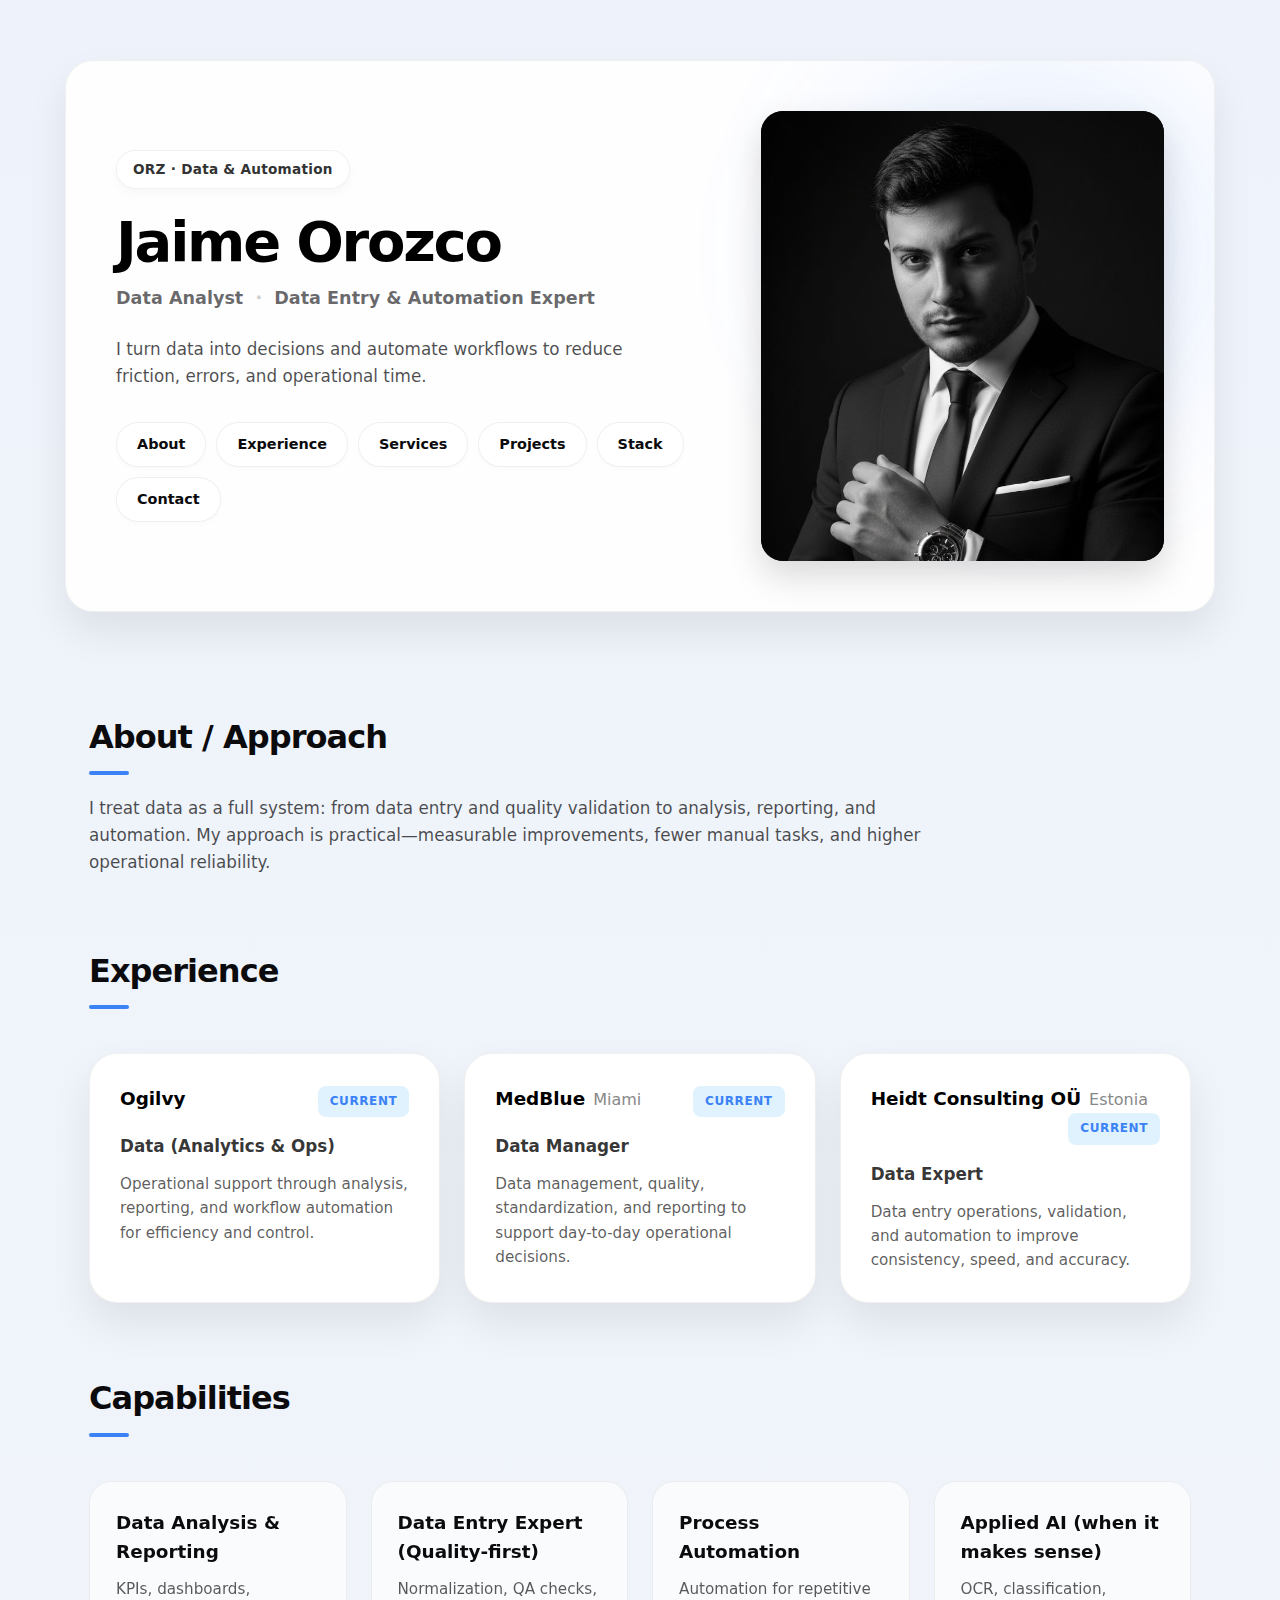
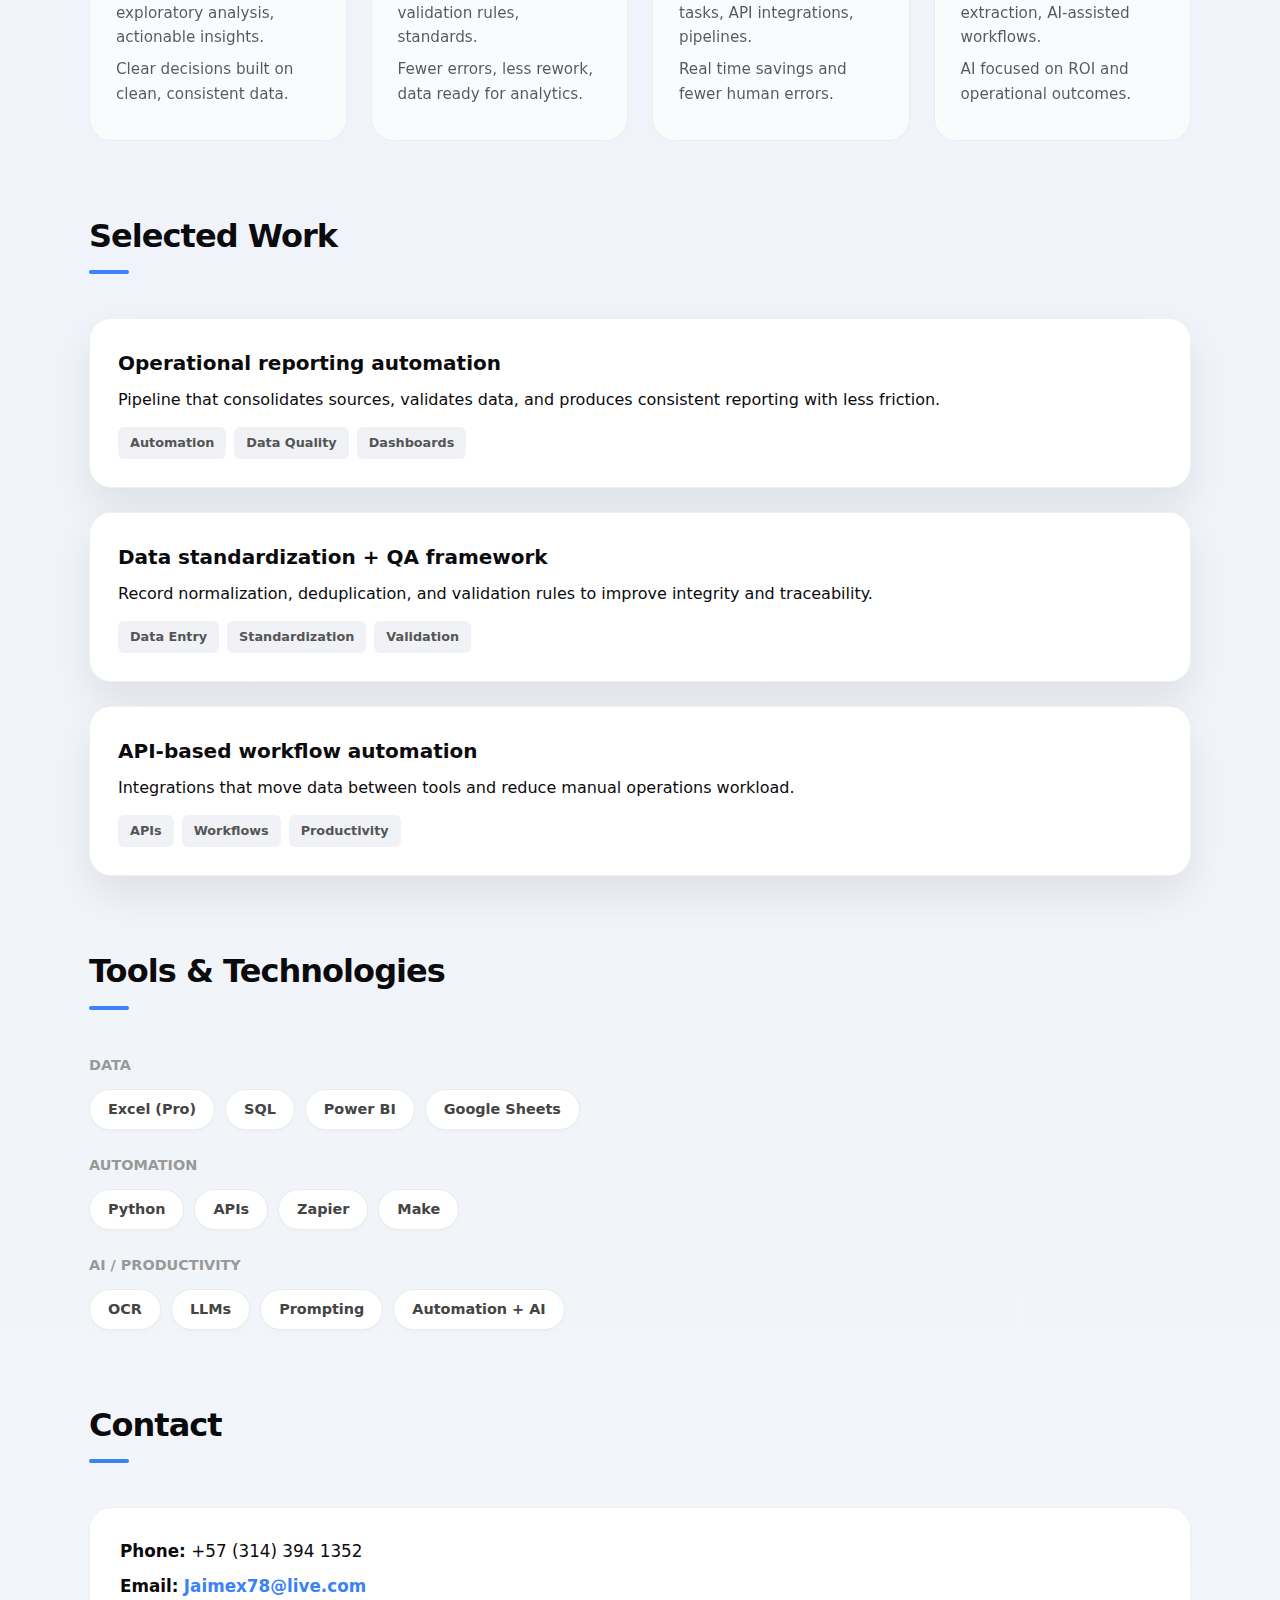
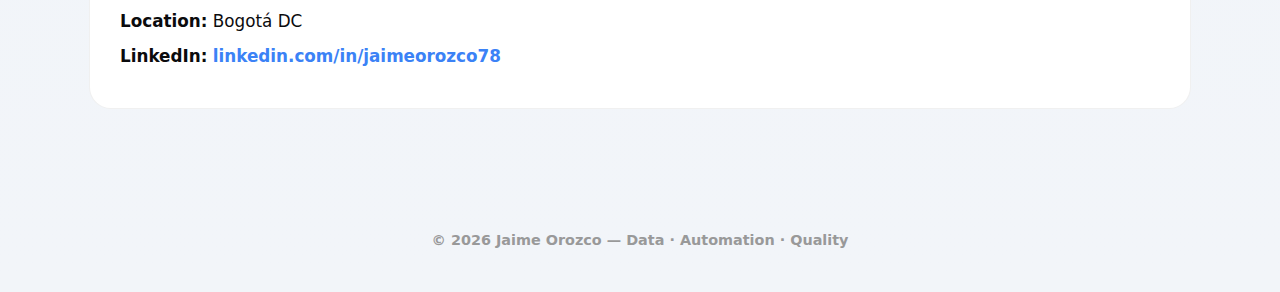
<file: portfolio/index.html>
<html lang="en"><head>
  <meta charset="UTF-8">
  <meta name="viewport" content="width=device-width, initial-scale=1">
  <title>Jaime Orozco · Data &amp; Automation</title>
  <meta name="description" content="Jaime Orozco — Data Analyst | Data Entry &amp; Automation Expert.">
  <link rel="stylesheet" href="styles.css">
</head>

<body>
  <a class="skip-link" href="#main">Skip to content</a>

  <!-- ================= HERO ================= -->
  <header id="hero" class="hero">
    <div class="hero-card">
      
      <!-- IZQUIERDA: CONTENIDO -->
      <div class="hero-content">
        <div class="hero-badge">ORZ · Data &amp; Automation</div>

        <h1 class="hero-title">Jaime Orozco</h1>

        <p class="hero-role">
          Data Analyst <span class="dot">·</span> Data Entry &amp; Automation Expert
        </p>

        <p class="hero-sub">
          I turn data into decisions and automate workflows to reduce friction, errors, and operational time.
        </p>

        <nav class="hero-nav" aria-label="Primary">
          <a href="#about">About</a>
          <a href="#experience">Experience</a>
          <a href="#services">Services</a>
          <a href="#projects">Projects</a>
          <a href="#stack">Stack</a>
          <a href="#contact">Contact</a>
        </nav>
      </div>

      <!-- DERECHA: FOTO -->
      <div class="hero-image-container">
        <!-- RUTA CORREGIDA: assets/profile.jpg -->
        <img src="assets/profile.jpg" alt="Jaime Orozco Profile Photo">
      </div>

    </div>
  </header>

  <main id="main">

    <!-- ================= ABOUT ================= -->
    <section id="about" class="section">
      <h2 class="section-title">About / Approach</h2>
      <p class="section-text">
        I treat data as a full system: from data entry and quality validation to analysis, reporting, and automation.
        My approach is practical—measurable improvements, fewer manual tasks, and higher operational reliability.
      </p>
    </section>

    <!-- ================= EXPERIENCE ================= -->
    <section id="experience" class="section">
      <h2 class="section-title">Experience</h2>

      <div class="exp-grid">
        
        <!-- CARD 1 -->
        <article class="exp-card">
          <div class="exp-top">
            <span class="exp-company">Ogilvy</span>
            <span class="exp-tag">Current</span>
          </div>
          <p class="exp-role">Data (Analytics &amp; Ops)</p>
          <p class="exp-desc">
            Operational support through analysis, reporting, and workflow automation for efficiency and control.
          </p>
        </article>

        <!-- CARD 2: MEDBLUE (ARREGLADO MIAMI) -->
        <article class="exp-card">
          <div class="exp-top">
            <span class="exp-company">MedBlue</span>
            <span class="exp-sub">Miami</span>  <!-- Estilo gris igual a Estonia -->
            <span class="exp-tag">Current</span>
          </div>
          <p class="exp-role">Data Manager</p>
          <p class="exp-desc">
            Data management, quality, standardization, and reporting to support day-to-day operational decisions.
          </p>
        </article>

        <!-- CARD 3 -->
        <article class="exp-card">
          <div class="exp-top">
            <span class="exp-company">Heidt Consulting OÜ</span>
            <span class="exp-sub">Estonia</span>
            <span class="exp-tag">Current</span>
          </div>
          <p class="exp-role">Data Expert</p>
          <p class="exp-desc">
            Data entry operations, validation, and automation to improve consistency, speed, and accuracy.
          </p>
        </article>
      </div>
    </section>

    <!-- ================= SERVICES ================= -->
    <section id="services" class="section">
      <h2 class="section-title">Capabilities</h2>

      <div class="cards-grid">
        <article class="card">
          <h3>Data Analysis &amp; Reporting</h3>
          <p>KPIs, dashboards, exploratory analysis, actionable insights.</p>
          <p>Clear decisions built on clean, consistent data.</p>
        </article>

        <article class="card">
          <h3>Data Entry Expert (Quality-first)</h3>
          <p>Normalization, QA checks, validation rules, standards.</p>
          <p>Fewer errors, less rework, data ready for analytics.</p>
        </article>

        <article class="card">
          <h3>Process Automation</h3>
          <p>Automation for repetitive tasks, API integrations, pipelines.</p>
          <p>Real time savings and fewer human errors.</p>
        </article>

        <article class="card">
          <h3>Applied AI (when it makes sense)</h3>
          <p>OCR, classification, extraction, AI-assisted workflows.</p>
          <p>AI focused on ROI and operational outcomes.</p>
        </article>
      </div>
    </section>

    <!-- ================= PROJECTS ================= -->
    <section id="projects" class="section">
      <h2 class="section-title">Selected Work</h2>

      <div class="work-list">
        <article class="work-card">
          <h3>Operational reporting automation</h3>
          <p class="work-desc">
            Pipeline that consolidates sources, validates data, and produces consistent reporting with less friction.
          </p>
          <div class="work-tags">
            <span>Automation</span><span>Data Quality</span><span>Dashboards</span>
          </div>
        </article>

        <article class="work-card">
          <h3>Data standardization + QA framework</h3>
          <p class="work-desc">
            Record normalization, deduplication, and validation rules to improve integrity and traceability.
          </p>
          <div class="work-tags">
            <span>Data Entry</span><span>Standardization</span><span>Validation</span>
          </div>
        </article>

        <article class="work-card">
          <h3>API-based workflow automation</h3>
          <p class="work-desc">
            Integrations that move data between tools and reduce manual operations workload.
          </p>
          <div class="work-tags">
            <span>APIs</span><span>Workflows</span><span>Productivity</span>
          </div>
        </article>
      </div>
    </section>

    <!-- ================= STACK ================= -->
    <section id="stack" class="section">
      <h2 class="section-title">Tools &amp; Technologies</h2>

      <div class="stack-block">
        <h4>Data</h4>
        <div class="chips">
          <span>Excel (Pro)</span><span>SQL</span><span>Power BI</span><span>Google Sheets</span>
        </div>
      </div>

      <div class="stack-block">
        <h4>Automation</h4>
        <div class="chips">
          <span>Python</span><span>APIs</span><span>Zapier</span><span>Make</span>
        </div>
      </div>

      <div class="stack-block">
        <h4>AI / Productivity</h4>
        <div class="chips">
          <span>OCR</span><span>LLMs</span><span>Prompting</span><span>Automation + AI</span>
        </div>
      </div>
    </section>

    <!-- ================= CONTACT ================= -->
    <section id="contact" class="section contact">
      <h2 class="section-title">Contact</h2>

      <div class="contact-card">
        <p><strong>Phone:</strong> +57 (314) 394 1352</p>
        <p><strong>Email:</strong> <a href="mailto:Jaimex78@live.com">Jaimex78@live.com</a></p>
        <p><strong>Location:</strong> Bogotá DC</p>
        <p><strong>LinkedIn:</strong>
          <a href="https://www.linkedin.com/in/jaimeorozco78/" target="_blank" rel="noopener">
            linkedin.com/in/jaimeorozco78
          </a>
        </p>
      </div>
    </section>

  </main>

  <footer class="footer">
    <p>© 2026 Jaime Orozco — Data · Automation · Quality</p>
  </footer>

</body></html>
</file>
<file: portfolio/styles.css>
/* =========================
 RESET + TOKENS
========================= */
* { margin: 0; padding: 0; box-sizing: border-box; }

:root{
--bg: #f2f5f9;
--card: rgba(255,255,255,0.9);
--card2: rgba(255,255,255,0.70);
--border: rgba(0,0,0,0.06);

--text: #0b0b0d;
--muted: rgba(17,17,19,0.64);
--muted2: rgba(17,17,19,0.48);

--accent: #3b82f6;     /* Azul principal */
--accent-bg: #e0f2fe;  /* Fondo azul claro para badges */

--radius-xl: 28px;
--radius-lg: 22px;

--shadow: 0 20px 40px rgba(0,0,0,0.08);
--shadow2: 0 30px 60px rgba(0,0,0,0.12);

--blur: blur(20px);
--container: 1150px;
}

/* =========================
 BASE
========================= */
html { scroll-behavior: smooth; }

body{
font-family: -apple-system, BlinkMacSystemFont, "SF Pro Text", system-ui, sans-serif;
color: var(--text);
line-height: 1.6;
-webkit-font-smoothing: antialiased;
background: linear-gradient(180deg, #eef3fb 0%, var(--bg) 100%);
min-height: 100vh;
}

.skip-link{
position:absolute;
left:-9999px;
top:10px;
background:#111;
color:#fff;
padding:10px 14px;
border-radius:12px;
text-decoration:none;
}
.skip-link:focus{ left:12px; }

/* =========================
 HERO (LAYOUT CORREGIDO)
========================= */
.hero{
padding: 60px 24px 30px;
display: flex;
justify-content: center;
}

.hero-card{
width: 100%;
max-width: var(--container);
background: var(--card);
border: 1px solid var(--border);
border-radius: var(--radius-xl);
box-shadow: var(--shadow);

/* Grid Layout para organizar Texto vs Foto */
display: grid;
grid-template-columns: 1.2fr 0.8fr; /* El texto ocupa un poco más */
align-items: center; /* Centrado verticalmente */
gap: 40px;
padding: 50px;

position: relative;
overflow: hidden;
}

/* Efectos de fondo sutiles */
.hero-card::before{
content:"";
position:absolute;
top: -20%; right: -10%;
width: 600px; height: 600px;
background: radial-gradient(circle, rgba(59,130,246,0.15), transparent 70%);
filter: blur(40px);
z-index: 0;
pointer-events: none;
}

/* Columna Izquierda: Contenido */
.hero-content {
position: relative;
z-index: 2;
display: flex;
flex-direction: column;
justify-content: center;
}

/* Columna Derecha: Foto */
.hero-image-container {
position: relative;
z-index: 2;
width: 100%;
height: 450px; /* Altura fija para mantener proporción vertical */
border-radius: var(--radius-lg);
overflow: hidden;
box-shadow: 0 15px 35px rgba(0,0,0,0.15);
background-color: #000; /* Fondo negro mientras carga */
}

.hero-image-container img {
width: 100%;
height: 100%;
object-fit: cover; /* Clave: recorta la imagen para llenar el espacio sin estirarse */
object-position: center top; /* Enfoca la parte superior (cara) */
display: block;
}

/* Tipografía Hero */
.hero-badge{
align-self: flex-start;
padding: 8px 16px;
border-radius: 999px;
background: #ffffff;
border: 1px solid rgba(0,0,0,0.05);
font-weight: 700;
font-size: 0.85rem;
letter-spacing: 0.02em;
color: #333;
margin-bottom: 24px;
box-shadow: 0 4px 10px rgba(0,0,0,0.03);
}

.hero-title{
font-size: 3.5rem;
line-height: 1.05;
letter-spacing: -0.04em;
font-weight: 900;
color: #000;
margin-bottom: 12px;
}

.hero-role{
font-weight: 700;
color: var(--muted);
font-size: 1.1rem;
margin-bottom: 24px;
}

.dot{ margin: 0 6px; color: #ccc; }

.hero-sub{
font-size: 1.05rem;
color: rgba(17,17,19,0.75);
margin-bottom: 32px;
max-width: 50ch;
line-height: 1.6;
}

/* Navegación (Píldoras) */
.hero-nav{
display:flex;
gap: 10px;
flex-wrap: wrap;
}

.hero-nav a{
padding: 10px 20px;
border-radius: 999px;
background: #fff;
border: 1px solid var(--border);
color: var(--text);
text-decoration:none;
font-weight: 700;
font-size: 0.9rem;
box-shadow: 0 2px 5px rgba(0,0,0,0.02);
transition: all .2s ease;
}

.hero-nav a:hover{
transform: translateY(-2px);
box-shadow: 0 8px 15px rgba(0,0,0,0.08);
color: var(--accent);
}

/* =========================
 MAIN SECTIONS
========================= */
main{
max-width: var(--container);
margin: 0 auto;
padding: 0 24px 80px;
}

.section{ margin-top: 70px; }

.section-title{
font-size: 2rem;
font-weight: 900;
letter-spacing: -0.03em;
margin-bottom: 20px;
display: inline-block;
position: relative;
}

.section-title::after{
content:"";
display:block;
width: 40px;
height: 4px;
border-radius: 2px;
background: var(--accent);
margin-top: 8px;
}

.section-text{
font-size: 1.05rem;
max-width: 80ch;
color: rgba(17,17,19,0.75);
}

/* =========================
 EXPERIENCE (CARDS)
========================= */
.exp-grid{
display: grid;
grid-template-columns: repeat(auto-fit, minmax(320px, 1fr));
gap: 24px;
margin-top: 24px;
}

.exp-card{
background: #fff;
border: 1px solid var(--border);
border-radius: var(--radius-xl);
padding: 30px;
box-shadow: var(--shadow);
transition: transform .3s ease, box-shadow .3s ease;
}

.exp-card:hover{
transform: translateY(-5px);
box-shadow: var(--shadow2);
}

/* Cabecera de la tarjeta: Empresa + Lugar + Tag */
.exp-top{
display: flex;
align-items: baseline; /* Alinea el texto en la base */
flex-wrap: wrap;
margin-bottom: 16px;
}

.exp-company{
font-weight: 900;
font-size: 1.15rem;
color: #000;
margin-right: 8px; /* Espacio entre nombre y lugar */
}

.exp-sub{
font-weight: 500;
color: #888; /* Gris suave para Miami/Estonia */
font-size: 1rem;
}

.exp-tag{
margin-left: auto; /* Empuja el tag a la derecha */
background: var(--accent-bg);
color: var(--accent);
padding: 6px 12px;
border-radius: 8px;
font-weight: 800;
font-size: 0.75rem;
text-transform: uppercase;
letter-spacing: 0.05em;
}

.exp-role{
font-size: 1.05rem;
font-weight: 800;
color: rgba(0,0,0,0.8);
margin-bottom: 12px;
}

.exp-desc{
font-size: 0.95rem;
color: rgba(0,0,0,0.65);
line-height: 1.6;
}

/* =========================
 SERVICES / CAPABILITIES
========================= */
.cards-grid{
display: grid;
grid-template-columns: repeat(auto-fit, minmax(240px, 1fr));
gap: 24px;
margin-top: 24px;
}

.card{
background: rgba(255,255,255,0.6);
border: 1px solid var(--border);
border-radius: var(--radius-lg);
padding: 26px;
backdrop-filter: blur(10px);
transition: all .3s ease;
}

.card:hover{
background: #fff;
transform: translateY(-5px);
box-shadow: var(--shadow);
}

.card h3{
font-size: 1.15rem;
font-weight: 900;
margin-bottom: 10px;
}

.card p{
font-size: 0.95rem;
color: rgba(0,0,0,0.65);
margin-bottom: 8px;
}

/* =========================
 PROJECTS
========================= */
.work-list{
display: grid;
gap: 24px;
margin-top: 24px;
}

.work-card{
background: #fff;
border-radius: var(--radius-lg);
padding: 28px;
border: 1px solid var(--border);
box-shadow: var(--shadow);
transition: transform .3s ease;
}

.work-card:hover{ transform: translateY(-5px); }

.work-card h3{
font-size: 1.25rem;
font-weight: 900;
margin-bottom: 8px;
}

.work-tags{
display: flex;
gap: 8px;
margin-top: 14px;
}

.work-tags span{
font-size: 0.8rem;
padding: 6px 12px;
background: #f0f2f5;
border-radius: 6px;
font-weight: 700;
color: #555;
}

/* =========================
 STACK
========================= */
.stack-block{ margin-top: 24px; }
.stack-block h4{
font-size: 0.9rem;
text-transform: uppercase;
color: #999;
margin-bottom: 12px;
font-weight: 800;
}

.chips{ display: flex; flex-wrap: wrap; gap: 10px; }
.chips span{
padding: 8px 18px;
background: #fff;
border: 1px solid rgba(0,0,0,0.08);
border-radius: 999px;
font-weight: 700;
color: #444;
font-size: 0.9rem;
box-shadow: 0 2px 4px rgba(0,0,0,0.02);
}

/* =========================
 CONTACT
========================= */
.contact-card{
background: #fff;
padding: 30px;
border-radius: var(--radius-lg);
border: 1px solid var(--border);
margin-top: 24px;
}
.contact-card p{ margin-bottom: 8px; font-size: 1.05rem; }
.contact-card a{ color: var(--accent); text-decoration: none; font-weight: 700; }

/* =========================
 FOOTER
========================= */
.footer{
text-align: center;
padding: 40px;
color: #999;
font-size: 0.9rem;
font-weight: 600;
}

/* =========================
 RESPONSIVE (MOBILE)
========================= */
@media (max-width: 900px){
.hero-card{
  grid-template-columns: 1fr; /* Una columna */
  text-align: center;
  padding: 40px 24px;
  gap: 30px;
}

/* En móvil, la imagen va arriba */
.hero-image-container{
  order: -1; 
  height: 350px;
  max-width: 350px;
  margin: 0 auto;
}

.hero-badge, .hero-nav{
  justify-content: center;
  align-self: center;
}

.hero-sub{ margin: 0 auto 30px auto; }
}

@media (max-width: 500px){
.hero-title{ font-size: 2.5rem; }
.hero-image-container{ height: 280px; width: 100%; }
}
</file>
